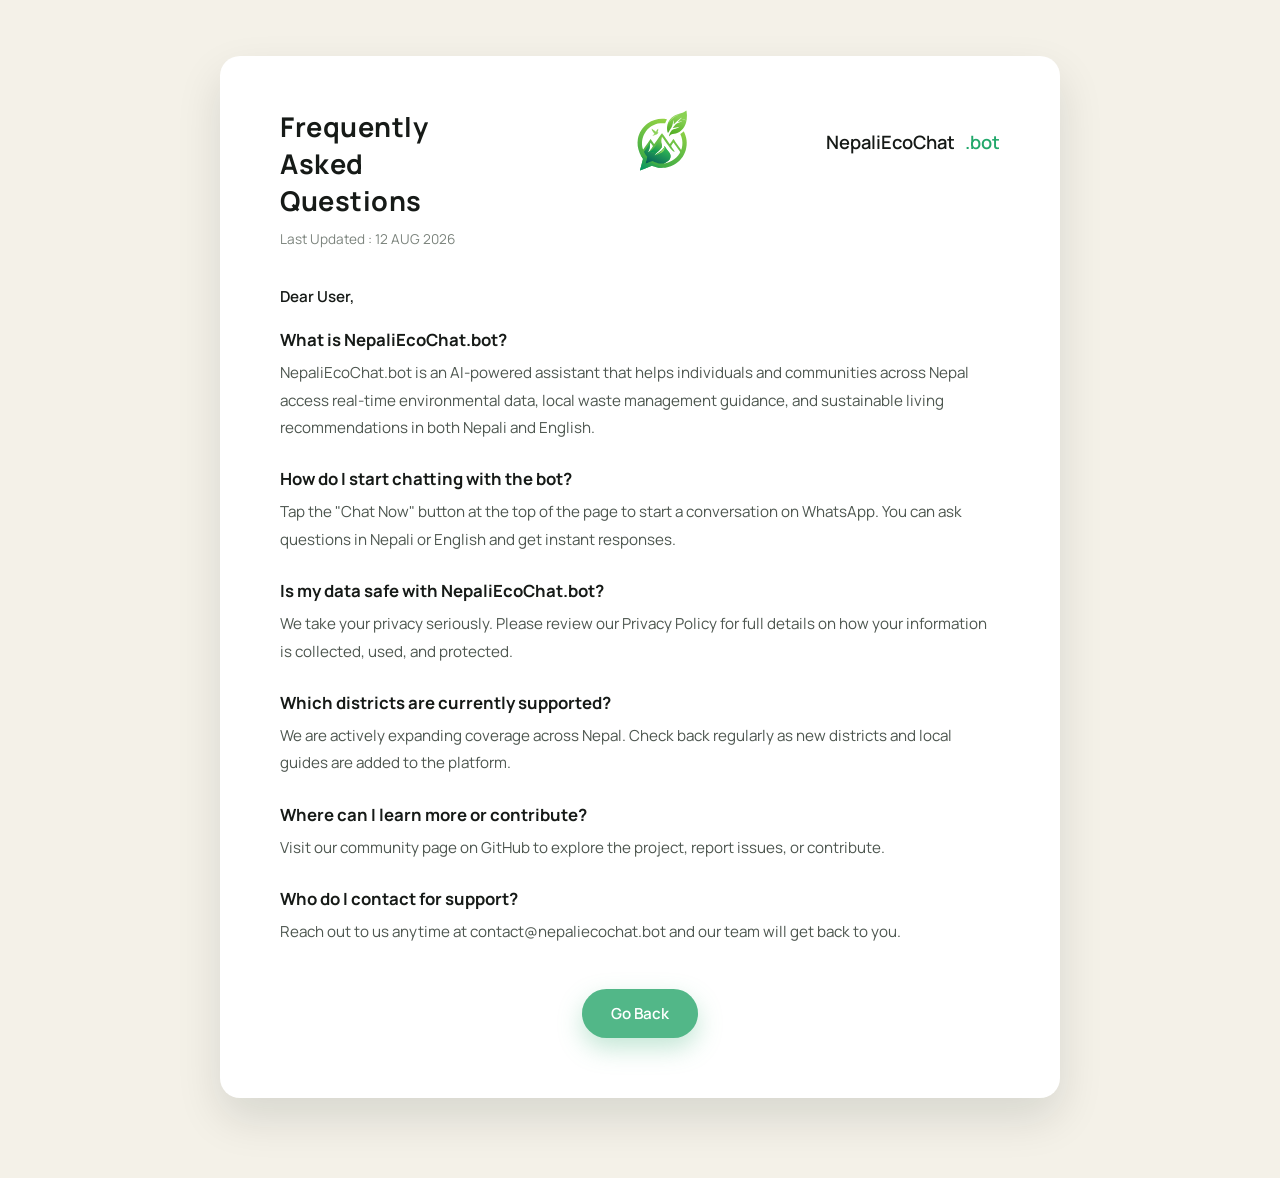
<file: faq.html>
<!DOCTYPE html>
<html lang="en">
<head>
<meta charset="UTF-8">
<meta name="viewport" content="width=device-width, initial-scale=1.0">
<title>FAQs — NepaliEcoChat.bot</title>
<link rel="preconnect" href="https://fonts.googleapis.com">
<link href="https://fonts.googleapis.com/css2?family=Manrope:wght@400;500;600;700;800&display=swap" rel="stylesheet">
<link rel="stylesheet" href="css/base.css">
<link rel="stylesheet" href="css/legal.css">
</head>
<body>

<main class="legal-page">
  <div class="legal-card">
    <div class="legal-head">
      <div>
        <h1>Frequently Asked Questions</h1>
        <span class="updated">Last Updated : 12 AUG 2026</span>
      </div>
      <a href="index.html" class="brand" style="color:var(--ink-900);">
        <span class="brand-mark">
        <img src="images/logo.svg" alt="NepaliEcoChat.bot logo">
      </span>
        NepaliEcoChat<span class="brand-accent" style="color:var(--mint-600);">.bot</span>
      </a>
    </div>

    <div class="legal-body">
      <p class="salutation">Dear User,</p>

      <div class="faq-item">
        <h3>What is NepaliEcoChat.bot?</h3>
        <p>NepaliEcoChat.bot is an AI-powered assistant that helps individuals and communities across Nepal access real-time environmental data, local waste management guidance, and sustainable living recommendations in both Nepali and English.</p>
      </div>

      <div class="faq-item">
        <h3>How do I start chatting with the bot?</h3>
        <p>Tap the "Chat Now" button at the top of the page to start a conversation on WhatsApp. You can ask questions in Nepali or English and get instant responses.</p>
      </div>

      <div class="faq-item">
        <h3>Is my data safe with NepaliEcoChat.bot?</h3>
        <p>We take your privacy seriously. Please review our <a href="privacy.html">Privacy Policy</a> for full details on how your information is collected, used, and protected.</p>
      </div>

      <div class="faq-item">
        <h3>Which districts are currently supported?</h3>
        <p>We are actively expanding coverage across Nepal. Check back regularly as new districts and local guides are added to the platform.</p>
      </div>

      <div class="faq-item">
        <h3>Where can I learn more or contribute?</h3>
        <p>Visit our <a href="https://github.com/Nepali-Eco-chatbot" target="_blank" rel="noopener">community page on GitHub</a> to explore the project, report issues, or contribute.</p>
      </div>

      <div class="faq-item">
        <h3>Who do I contact for support?</h3>
        <p>Reach out to us anytime at contact@nepaliecochat.bot and our team will get back to you.</p>
      </div>
    </div>

    <div class="legal-back">
      <a href="index.html" class="btn btn-primary">Go Back</a>
    </div>
  </div>
</main>

</body>
</html>
</file>
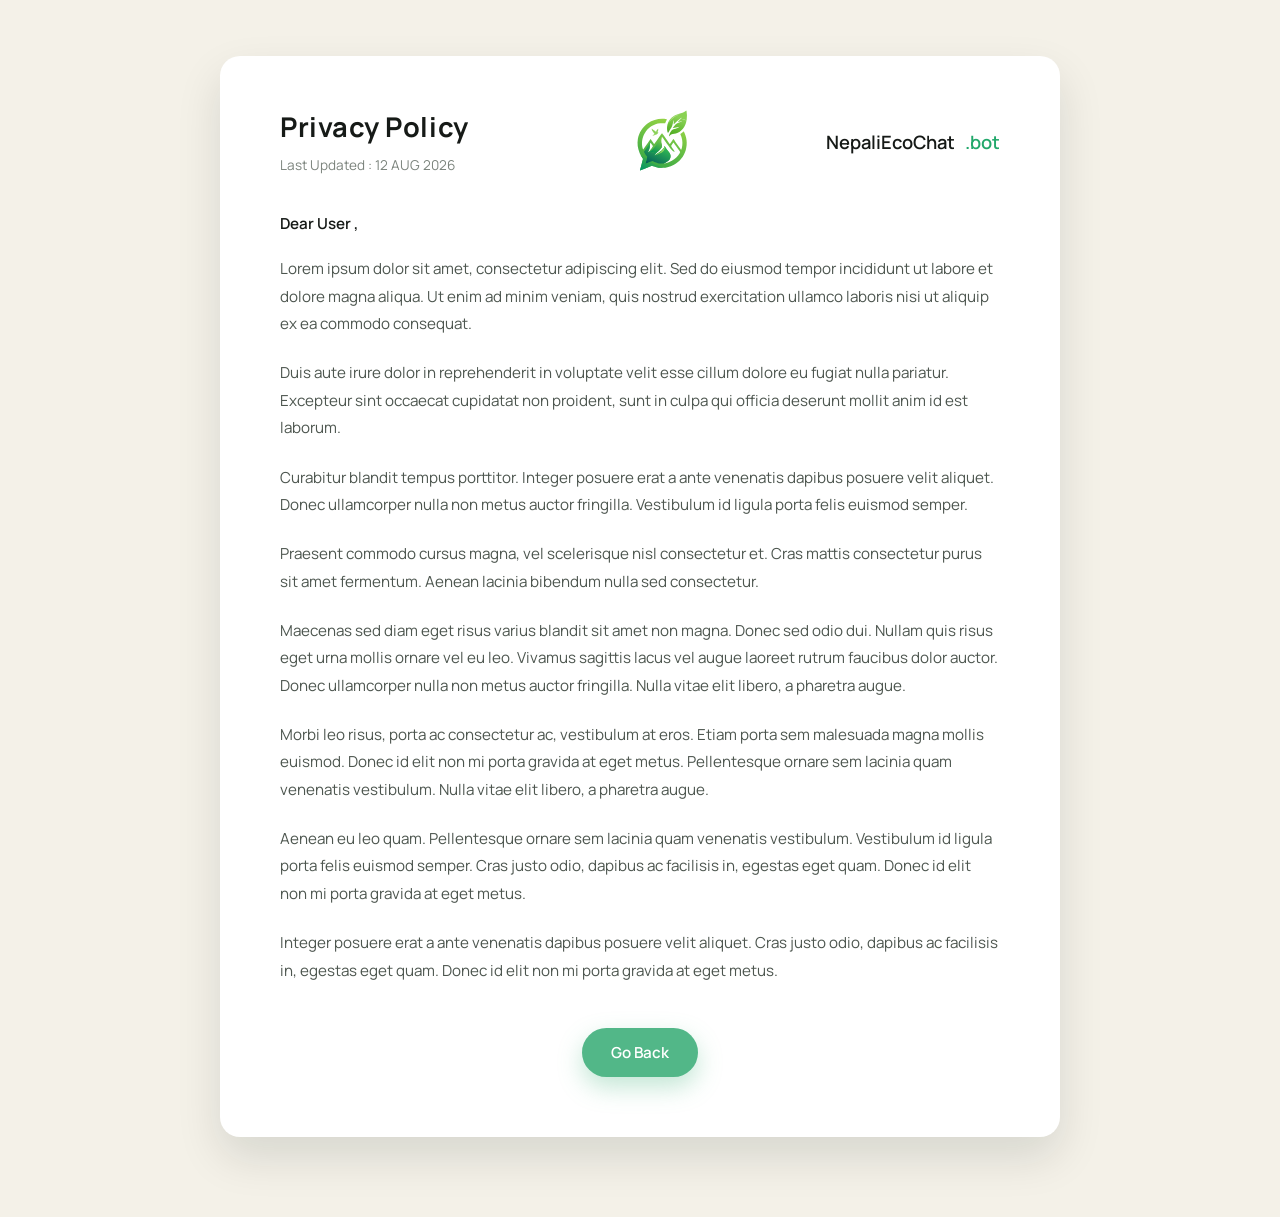
<file: privacy.html>
<!DOCTYPE html>
<html lang="en">
<head>
<meta charset="UTF-8">
<meta name="viewport" content="width=device-width, initial-scale=1.0">
<title>Privacy Policy — NepaliEcoChat.bot</title>
<link rel="preconnect" href="https://fonts.googleapis.com">
<link href="https://fonts.googleapis.com/css2?family=Manrope:wght@400;500;600;700;800&display=swap" rel="stylesheet">
<link rel="stylesheet" href="css/base.css">
<link rel="stylesheet" href="css/legal.css">
</head>
<body>

<main class="legal-page">
  <div class="legal-card">
    <div class="legal-head">
      <div>
        <h1>Privacy Policy</h1>
        <span class="updated">Last Updated : 12 AUG 2026</span>
      </div>
      <a href="index.html" class="brand" style="color:var(--ink-900);">
        <span class="brand-mark">
        <img src="images/logo.svg" alt="NepaliEcoChat.bot logo">
      </span>
        NepaliEcoChat<span class="brand-accent" style="color:var(--mint-600);">.bot</span>
      </a>
    </div>

    <div class="legal-body">
      <p class="salutation">Dear User ,</p>

      <p>Lorem ipsum dolor sit amet, consectetur adipiscing elit. Sed do eiusmod tempor incididunt ut labore et dolore magna aliqua. Ut enim ad minim veniam, quis nostrud exercitation ullamco laboris nisi ut aliquip ex ea commodo consequat.</p>

      <p>Duis aute irure dolor in reprehenderit in voluptate velit esse cillum dolore eu fugiat nulla pariatur. Excepteur sint occaecat cupidatat non proident, sunt in culpa qui officia deserunt mollit anim id est laborum.</p>

      <p>Curabitur blandit tempus porttitor. Integer posuere erat a ante venenatis dapibus posuere velit aliquet. Donec ullamcorper nulla non metus auctor fringilla. Vestibulum id ligula porta felis euismod semper.</p>

      <p>Praesent commodo cursus magna, vel scelerisque nisl consectetur et. Cras mattis consectetur purus sit amet fermentum. Aenean lacinia bibendum nulla sed consectetur.</p>

      <p>Maecenas sed diam eget risus varius blandit sit amet non magna. Donec sed odio dui. Nullam quis risus eget urna mollis ornare vel eu leo. Vivamus sagittis lacus vel augue laoreet rutrum faucibus dolor auctor. Donec ullamcorper nulla non metus auctor fringilla. Nulla vitae elit libero, a pharetra augue.</p>

      <p>Morbi leo risus, porta ac consectetur ac, vestibulum at eros. Etiam porta sem malesuada magna mollis euismod. Donec id elit non mi porta gravida at eget metus. Pellentesque ornare sem lacinia quam venenatis vestibulum. Nulla vitae elit libero, a pharetra augue.</p>

      <p>Aenean eu leo quam. Pellentesque ornare sem lacinia quam venenatis vestibulum. Vestibulum id ligula porta felis euismod semper. Cras justo odio, dapibus ac facilisis in, egestas eget quam. Donec id elit non mi porta gravida at eget metus.</p>

      <p>Integer posuere erat a ante venenatis dapibus posuere velit aliquet. Cras justo odio, dapibus ac facilisis in, egestas eget quam. Donec id elit non mi porta gravida at eget metus.</p>
    </div>

    <div class="legal-back">
      <a href="index.html" class="btn btn-primary">Go Back</a>
    </div>
  </div>
</main>

</body>
</html>
</file>
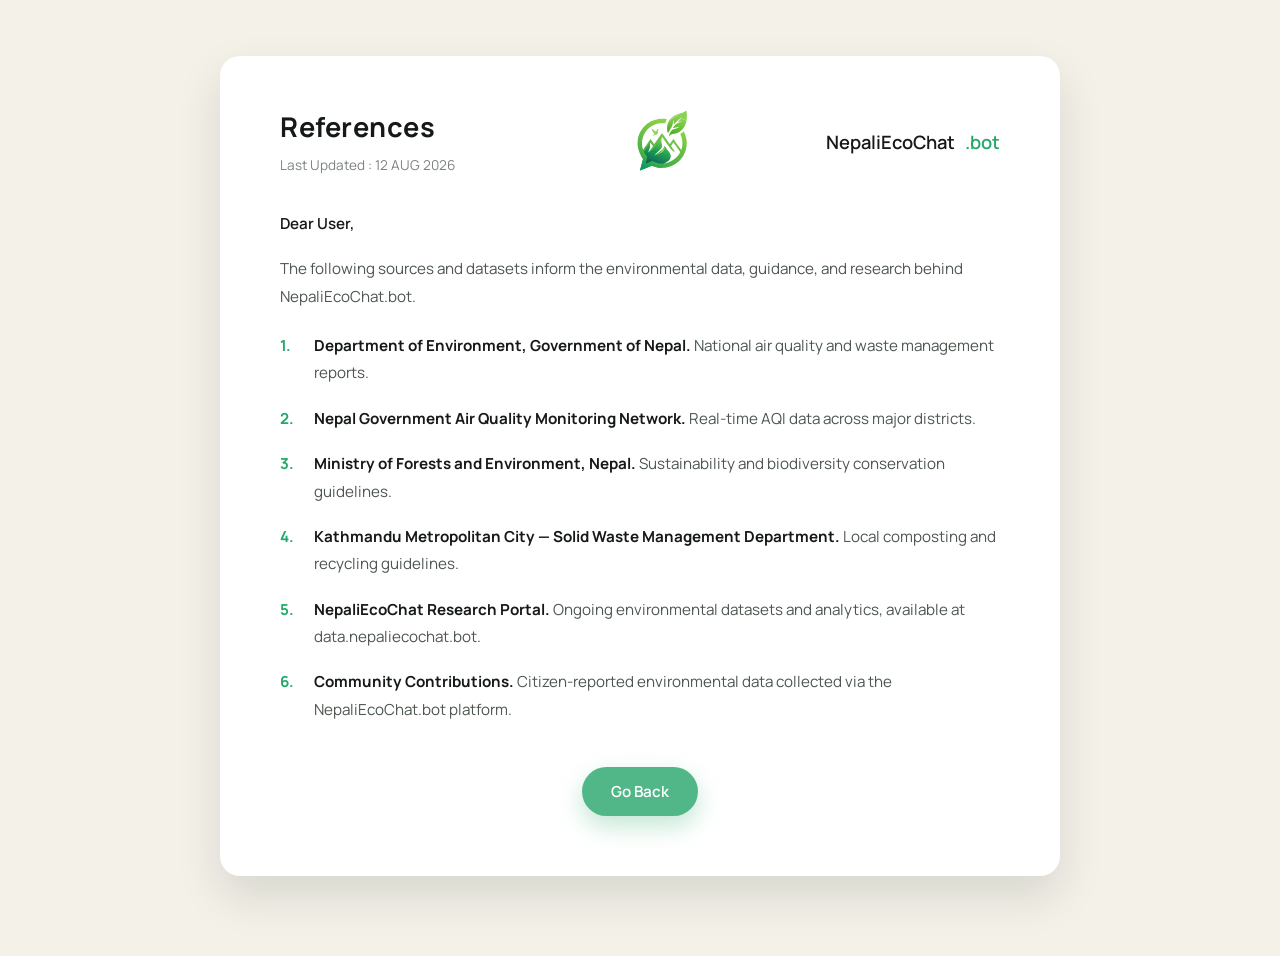
<file: references.html>
<!DOCTYPE html>
<html lang="en">
<head>
<meta charset="UTF-8">
<meta name="viewport" content="width=device-width, initial-scale=1.0">
<title>References — NepaliEcoChat.bot</title>
<link rel="preconnect" href="https://fonts.googleapis.com">
<link href="https://fonts.googleapis.com/css2?family=Manrope:wght@400;500;600;700;800&display=swap" rel="stylesheet">
<link rel="stylesheet" href="css/base.css">
<link rel="stylesheet" href="css/legal.css">
</head>
<body>

<main class="legal-page">
  <div class="legal-card">
    <div class="legal-head">
      <div>
        <h1>References</h1>
        <span class="updated">Last Updated : 12 AUG 2026</span>
      </div>
      <a href="index.html" class="brand" style="color:var(--ink-900);">
        <span class="brand-mark">
        <img src="images/logo.svg" alt="NepaliEcoChat.bot logo">
      </span>
        NepaliEcoChat<span class="brand-accent" style="color:var(--mint-600);">.bot</span>
      </a>
    </div>

    <div class="legal-body">
      <p class="salutation">Dear User,</p>
      <p>The following sources and datasets inform the environmental data, guidance, and research behind NepaliEcoChat.bot.</p>

      <ol class="reference-list">
        <li><strong>Department of Environment, Government of Nepal.</strong> National air quality and waste management reports.</li>
        <li><strong>Nepal Government Air Quality Monitoring Network.</strong> Real-time AQI data across major districts.</li>
        <li><strong>Ministry of Forests and Environment, Nepal.</strong> Sustainability and biodiversity conservation guidelines.</li>
        <li><strong>Kathmandu Metropolitan City — Solid Waste Management Department.</strong> Local composting and recycling guidelines.</li>
        <li><strong>NepaliEcoChat Research Portal.</strong> Ongoing environmental datasets and analytics, available at <a href="https://data.nepaliecochat.bot" target="_blank" rel="noopener">data.nepaliecochat.bot</a>.</li>
        <li><strong>Community Contributions.</strong> Citizen-reported environmental data collected via the NepaliEcoChat.bot platform.</li>
      </ol>
    </div>

    <div class="legal-back">
      <a href="index.html" class="btn btn-primary">Go Back</a>
    </div>
  </div>
</main>

</body>
</html>
</file>
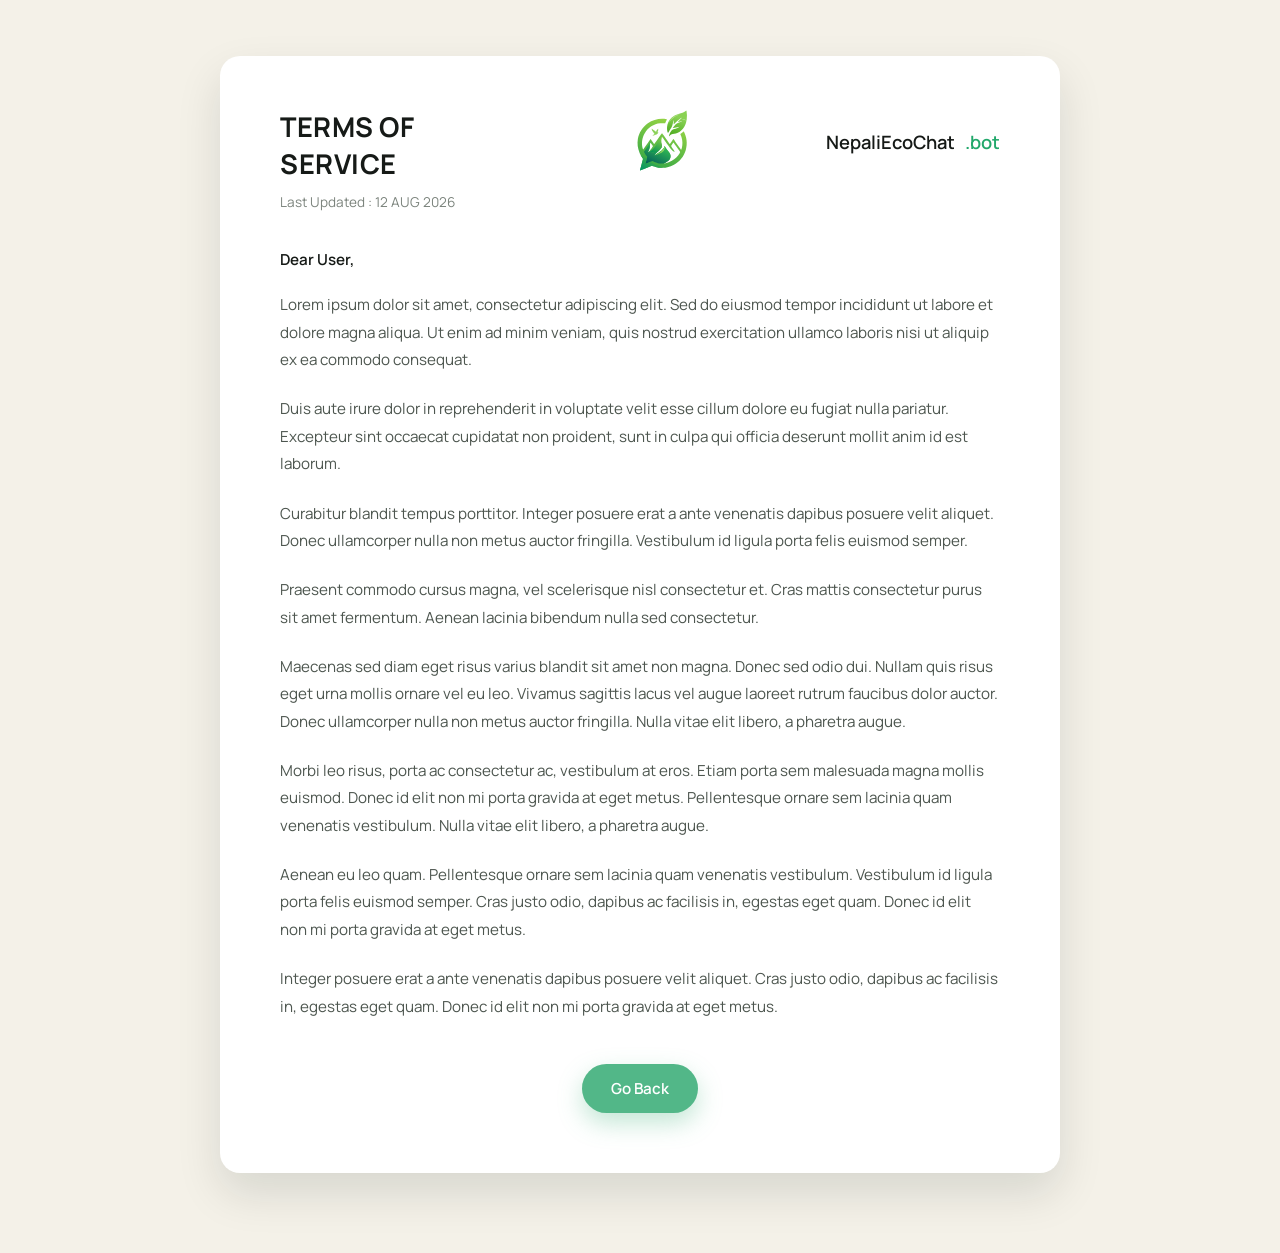
<file: terms.html>
<!DOCTYPE html>
<html lang="en">
<head>
<meta charset="UTF-8">
<meta name="viewport" content="width=device-width, initial-scale=1.0">
<title>Terms of Service — NepaliEcoChat.bot</title>
<link rel="preconnect" href="https://fonts.googleapis.com">
<link href="https://fonts.googleapis.com/css2?family=Manrope:wght@400;500;600;700;800&display=swap" rel="stylesheet">
<link rel="stylesheet" href="css/base.css">
<link rel="stylesheet" href="css/legal.css">
</head>
<body>

<main class="legal-page">
  <div class="legal-card">
    <div class="legal-head">
      <div>
        <h1>TERMS OF SERVICE</h1>
        <span class="updated">Last Updated : 12 AUG 2026</span>
      </div>
      <a href="index.html" class="brand" style="color:var(--ink-900);">
        <span class="brand-mark">
        <img src="images/logo.svg" alt="NepaliEcoChat.bot logo">
      </span>
        NepaliEcoChat<span class="brand-accent" style="color:var(--mint-600);">.bot</span>
      </a>
    </div>

    <div class="legal-body">
      <p class="salutation">Dear User,</p>

      <p>Lorem ipsum dolor sit amet, consectetur adipiscing elit. Sed do eiusmod tempor incididunt ut labore et dolore magna aliqua. Ut enim ad minim veniam, quis nostrud exercitation ullamco laboris nisi ut aliquip ex ea commodo consequat.</p>

      <p>Duis aute irure dolor in reprehenderit in voluptate velit esse cillum dolore eu fugiat nulla pariatur. Excepteur sint occaecat cupidatat non proident, sunt in culpa qui officia deserunt mollit anim id est laborum.</p>

      <p>Curabitur blandit tempus porttitor. Integer posuere erat a ante venenatis dapibus posuere velit aliquet. Donec ullamcorper nulla non metus auctor fringilla. Vestibulum id ligula porta felis euismod semper.</p>

      <p>Praesent commodo cursus magna, vel scelerisque nisl consectetur et. Cras mattis consectetur purus sit amet fermentum. Aenean lacinia bibendum nulla sed consectetur.</p>

      <p>Maecenas sed diam eget risus varius blandit sit amet non magna. Donec sed odio dui. Nullam quis risus eget urna mollis ornare vel eu leo. Vivamus sagittis lacus vel augue laoreet rutrum faucibus dolor auctor. Donec ullamcorper nulla non metus auctor fringilla. Nulla vitae elit libero, a pharetra augue.</p>

      <p>Morbi leo risus, porta ac consectetur ac, vestibulum at eros. Etiam porta sem malesuada magna mollis euismod. Donec id elit non mi porta gravida at eget metus. Pellentesque ornare sem lacinia quam venenatis vestibulum. Nulla vitae elit libero, a pharetra augue.</p>

      <p>Aenean eu leo quam. Pellentesque ornare sem lacinia quam venenatis vestibulum. Vestibulum id ligula porta felis euismod semper. Cras justo odio, dapibus ac facilisis in, egestas eget quam. Donec id elit non mi porta gravida at eget metus.</p>

      <p>Integer posuere erat a ante venenatis dapibus posuere velit aliquet. Cras justo odio, dapibus ac facilisis in, egestas eget quam. Donec id elit non mi porta gravida at eget metus.</p>
    </div>

    <div class="legal-back">
      <a href="index.html" class="btn btn-primary">Go Back</a>
    </div>
  </div>
</main>

</body>
</html>
</file>
<file: css/base.css>
/* =========================================================
   base.css — variables, reset, typography, buttons, layout
   ========================================================= */
:root {
  /* --- Exact Section & Component Tokens --- */
  --bg-hero-feature: #F8F6F0;   /* Hero & Feature Sections */
  --bg-footer-rev: #0C1F15;     /* Footer & Join the Revolution Sections */
  --bg-cta: #1B3B2B;            /* CTA Mountain Section */
  --nav-bg: #ffffff;            /* Pure White Navbar */
  
  --btn-primary-bg: #52B788;    /* Chat Now Button Background */
  --btn-primary-text: #ffffff;  /* Chat Now Button Text */

  /* (Keep your existing color and font variables here) */
  --forest-950: #0a1a15;
  --forest-900: #0d211b;
  --forest-900:#0d211b;
  --forest-800:#122b22;
  --forest-700:#173a2e;
  --mint-400:#3fd694;
  --mint-500:#2ecc82;
  --mint-600:#22a86b;
  --cream-100:#f4f1e8;
  --cream-200:#eeeade;
  --paper-white:#ffffff;
  --ink-900:#161a17;
  --ink-600:#4d564f;
  --ink-400:#7c847d;
  --line-soft:rgba(255,255,255,0.12);
  --line-dark:rgba(20,30,25,0.12);
  --shadow-soft:0 20px 45px rgba(10,26,21,0.12);
  --radius-lg:20px;
  --radius-md:14px;
  --radius-sm:10px;
  --font-display:'Manrope', 'Segoe UI', sans-serif;
  --font-serif:'Manrope', 'Segoe UI', sans-serif;
  --font-body:'Manrope', 'Segoe UI', sans-serif;
  /* ... */
}

*,*::before,*::after{ box-sizing:border-box; }

html{ scroll-behavior:smooth; }

body{
  margin:0;
  font-family:var(--font-body);
  color:var(--ink-900);
  background:var(--paper-white);
  -webkit-font-smoothing:antialiased;
}

img{ max-width:100%; display:block; }

a{ color:inherit; text-decoration:none; }

ul{ list-style:none; margin:0; padding:0; }

button{ font-family:inherit; cursor:pointer; }

.container{
  width:100%;
  max-width:1240px;
  margin:0 auto;
  padding:0 32px;
}

/* ---------- Buttons ---------- */
.btn{
  display:inline-flex;
  align-items:center;
  justify-content:center;
  gap:8px;
  padding:13px 28px;
  border-radius:999px;
  font-size:0.95rem;
  font-weight:600;
  border:1px solid transparent;
  transition:transform .18s ease, box-shadow .18s ease, background .18s ease, color .18s ease;
  white-space:nowrap;
}
.btn:active{ transform:translateY(1px); }

/* ---------- Buttons ---------- */
.btn-primary {
  /* THE FIX: Replaced the gradient with your exact solid brand color and text color */
  background: var(--btn-primary-bg);
  color: var(--btn-primary-text);
  box-shadow: 0 10px 24px rgba(82, 183, 136, 0.35);
}

.btn-primary:hover {
  background: #459e73; /* Slightly darker shade for tactile hover */
  box-shadow: 0 14px 30px rgba(82, 183, 136, 0.45); 
  transform: translateY(-1px); 
}

.btn-outline-dark{
  background:transparent;
  border-color:rgba(15,30,24,0.3);
  color:var(--ink-900);
}

/* ---------- Outline Button (Rounded Rectangle) ---------- */
.btn-outline {
  background: transparent;
  
  /* THE FIX: Bringing the radius down from 9999px to 8px 
     creates the perfect rounded rectangle from your design */
  border-radius: 8px; 
  
  /* A crisp, slightly soft border to match the image exactly */
  border: 1px solid rgba(255, 255, 255, 0.4); 
  color: #ffffff; 
  
  /* Keeping our smooth transition for a premium feel */
  transition: all 0.3s cubic-bezier(0.175, 0.885, 0.32, 1.275);
}

.btn-outline:hover {
  /* On hover, the background fills slightly and the border brightens */
  background: rgba(255, 255, 255, 0.1); 
  border-color: #ffffff; 
  color: #ffffff;
  
  /* The button still gets that nice tactile lift! */
  transform: translateY(-2px); 
}


.btn-outline-dark:hover{ background:rgba(15,30,24,0.06); }

.btn-solid-dark{
  background:var(--forest-900);
  color:#fff;
}
.btn-solid-dark:hover{ background:var(--forest-700); }

.btn-block{ width:100%; }

/* ---------- Generic section shell ---------- */
.section{ padding:100px 0; }
/* THE FIX: Matching the bottom color of the Hero section so they blend seamlessly */
.section-cream { 
  background: var(--cream-200); 
}

/* ---------- Generic section shell ---------- */
.section-eyebrow {
  text-align: center;
  
  /* THE FIX: Applying the beautiful Fraunces serif font */
  font-family: 'Fraunces', serif; 
  
  /* THE FIX: 400 is the exact numerical value for 'Regular' */
  font-weight: 400;
  
  font-size: 2.8rem; 
  margin: 0 0 64px; 
  color: var(--ink-900); 
}

/* ---------- Shared brand lockup (navbar + footer) ---------- */
.brand{
  display:flex;
  align-items:center;
  gap:10px;
  font-family:var(--font-display);
  font-weight:600;
  font-size:1.15rem;
  color:#fff;
}
.brand .brand-accent{ color:var(--mint-400); font-weight:600; }
/* ---------- Shared brand lockup (navbar + footer) ---------- */
/* ---------- Shared brand lockup (navbar + footer) ---------- */
.brand-mark {
  /* Keeping your original Figma dimensions! */
  width: 296px; 
  height: 68px;
  
  display: flex; 
  align-items: center;
  
  /* The browser is still forbidden from squishing this */
  flex-shrink: 0; 
}

.brand-mark img { 
  width: 100%; 
  height: 100%; 
  object-fit: contain; 
}
</file>
<file: css/legal.css>
/* =========================================================
   legal.css — Terms of Service / Privacy Policy pages
   ========================================================= */

.legal-page{
  min-height:100vh;
  background:var(--cream-100);
  padding:56px 24px 80px;
}
.legal-card{
  max-width:840px;
  margin:0 auto;
  background:var(--paper-white);
  border-radius:var(--radius-lg);
  box-shadow:var(--shadow-soft);
  padding:52px 60px 60px;
  position:relative;
}
.legal-head{
  display:flex;
  justify-content:space-between;
  align-items:flex-start;
  margin-bottom:34px;
  gap:20px;
}
.legal-head h1{
  font-family:var(--font-display);
  font-size:1.7rem;
  letter-spacing:0.02em;
  margin:0 0 8px;
}
.legal-head .updated{ color:var(--ink-400); font-size:0.85rem; }
.legal-body p{
  color:var(--ink-600);
  line-height:1.8;
  font-size:0.95rem;
  margin:0 0 22px;
}
.legal-body .salutation{ color:var(--ink-900); font-weight:600; margin-bottom:18px; }
.legal-back{ text-align:center; margin-top:44px; }

@media (max-width: 720px){
  .legal-card{ padding:36px 28px 44px; }
  .legal-head{ flex-direction:column-reverse; align-items:flex-start; }
}

/* ---- FAQ items ---- */
.faq-item{ margin:0 0 26px; }
.faq-item h3{
  font-family:var(--font-display);
  font-size:1.05rem;
  color:var(--ink-900);
  margin:0 0 8px;
}
.faq-item p{ margin:0; }

/* ---- Reference list ---- */
.reference-list{ list-style:none; margin:0; padding:0; counter-reset:ref; }
.reference-list li{
  counter-increment:ref;
  color:var(--ink-600);
  line-height:1.8;
  font-size:0.95rem;
  margin:0 0 18px;
  padding-left:34px;
  position:relative;
}
.reference-list li::before{
  content:counter(ref) ".";
  position:absolute;
  left:0;
  color:var(--mint-600);
  font-weight:700;
}
.reference-list li strong{ color:var(--ink-900); }
</file>
